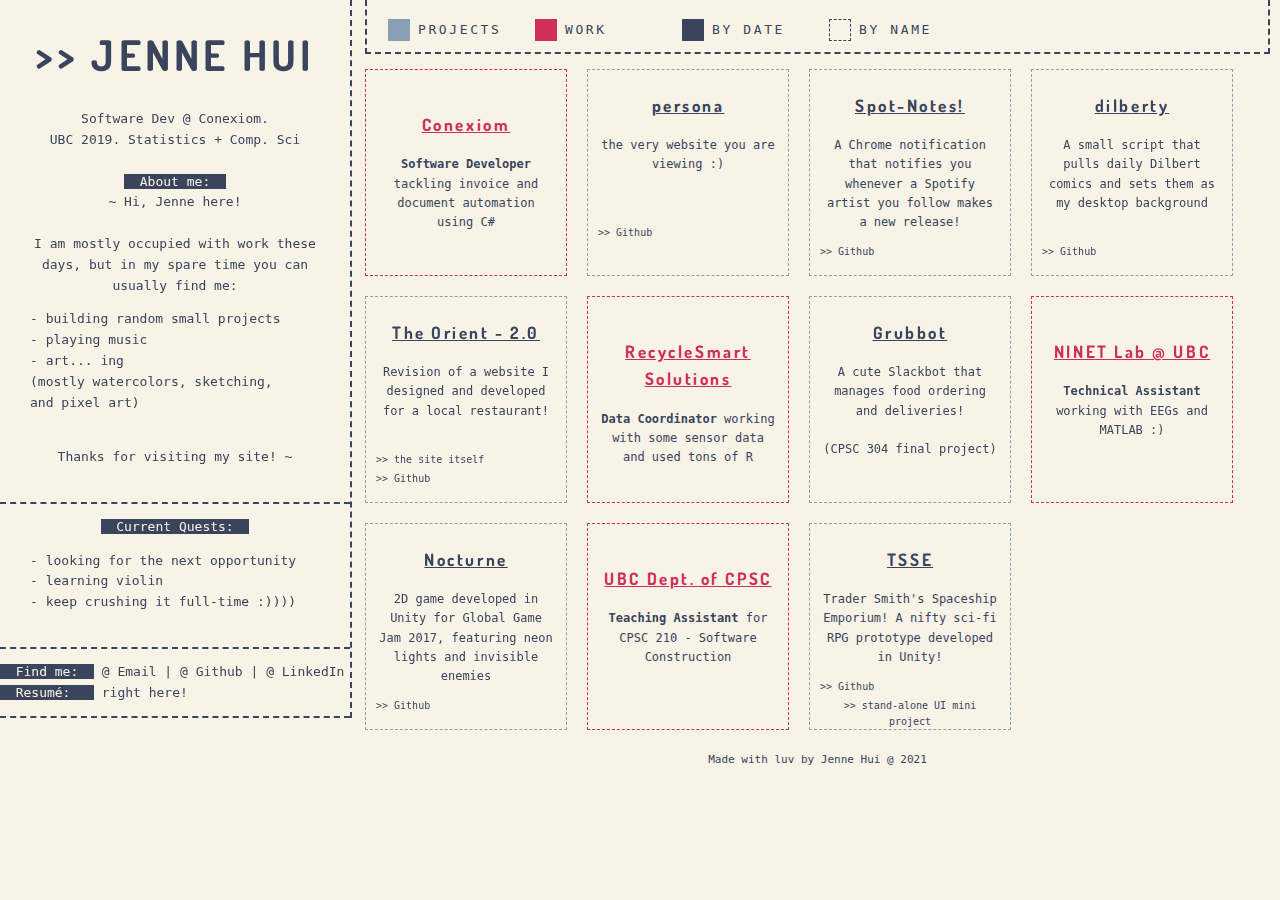
<file: index.html>
<!DOCTYPE html>
<head>
	<link rel="icon" href="icon.png">
	<title>// jenne hui //</title>
	<meta charset="UTF-8">
	<meta name="author" content="Jenne Hui">
	<meta name="viewport" content="width=device-width, initial-scale=1">

	<link href="styles.css" rel="stylesheet" >
	<link href="https://fonts.googleapis.com/css?family=Lato|Dosis|Cutive+Mono" 
	rel="stylesheet">

	<!-- Global site tag (gtag.js) - Google Analytics -->
	<script async src="https://www.googletagmanager.com/gtag/js?id=UA-135511801-1"></script>
	<script>
  		window.dataLayer = window.dataLayer || [];
  		function gtag(){dataLayer.push(arguments);}
  		gtag('js', new Date());
  		gtag('config', 'UA-135511801-1');
	</script>
	<script src="https://ajax.googleapis.com/ajax/libs/jquery/3.3.1/jquery.min.js"></script>
	<script src="libraries/isotope.pkgd.min.js"></script>
	<script src="scripts.js"></script>
	<script>
		function load_js()
		{
			var head = document.getElementsByTagName('head')[0];
			var script = document.createElement('script');
			script.src='scripts.js';
			head.appendChild(script);
		}
		load_js();
	</script>
</head>
<body>
<div id="stripe">
	<div class="stripe-box" id="intro">
		<h1>>> JENNE HUI</h1>
		<div class="text">
			<p>
				Software Dev @ Conexiom. <br>UBC 2019. Statistics + Comp. Sci<br><br>
				<span>&nbsp; About me: &nbsp;</span><br>
				~ Hi, Jenne here!<br><br>I am mostly occupied with work these days, but in my spare time you can usually find me:<br>
			</p>
			<p class="align-left">
				- building random small projects<br>
				- playing music<br>
				- art... ing<br>
				(mostly watercolors, sketching, <br> and pixel art)<br><br>
			</p>
			<p>
				Thanks for visiting my site! ~ <br><br>
			</p>
		</div>
	</div>

	<div class="stripe-box" id="quests">
		<div class="text">
			<p>
				<span>&nbsp; Current Quests: &nbsp;</span> <br>
				<p class="align-left">
					- looking for the next opportunity<br>
					- learning violin<br>
					- keep crushing it full-time :))))<br><br>
				</p>
			</p>
		</div>
	</div>

	<div class="stripe-box" id="contact">
		<div class="text">
			<p>
				<span>&nbsp; Find me: &nbsp;</span>
				<a href="mailto:jenne.hui@gmail.com">@ Email</a> |
				<a href="https://github.com/Castaire" target="_blank">@ Github</a> |
				<a href="https://linkedin.com/in/jenne-hui/" target="_blank">@ LinkedIn</a>
				<br>

				<span>&nbsp; Resumé: &nbsp;&nbsp;</span> <a href="https://drive.google.com/file/d/1birT4uW9m9jN87N-pHuIQYy2Gp3l7AxV/view?usp=sharing" target="_blank">right here!</a>
				<br>
			</p>
		</div>
	</div>
</div>

<div id="board">
	<div id="filterbar">
		<div class="customCheckBox">
			<input type="checkbox" id="showProjects">
			<label class="project" for="showProjects"></label>
			<p>PROJECTS</p>
		</div>

		<div class="customCheckBox">
			<input type="checkbox" id="showWork">
			<label class="work" for="showWork"></label>
			<p>WORK</p>
		</div>

		<div class="customCheckBox">
			<input type="checkbox" class="sort" id="byDate">
			<label class="sort" for="byDate"></label>
			<p>BY DATE</p>
		</div>

		<div class="customCheckBox">
			<input type="checkbox" class="sort" id="byName">
			<label class="sort" for="byName"></label>
			<p>BY NAME</p>
		</div>
	</div>

	<div id="grid">
		<div class="note-item work" date="2019-06-03">
			<div class="text">
				<br>
				<h3 class="redtitle">Conexiom</h3>
				<p><b>Software Developer</b> tackling invoice and document automation using C#</p>
			</div>
		</div>

		<div class="note-item project" date="2019-02-18">
			<div class="text">
				<h3>persona</h3>
				<p>the very website you are viewing :)</p> <br><br>

				<a class="finetext" href="https://github.com/Castaire/persona" target="_blank">
					>> Github
				</a>
			</div>
		</div>

		<div class="note-item project" date="2019-01-01">
			<div class="text">
				<h3>Spot-Notes!</h3>
				<p>A Chrome notification that notifies you whenever a Spotify artist you follow makes a new release!</p>
				
				<a class="finetext" href="https://github.com/Castaire/spot_notes" target="_blank">
					>> Github
				</a>
			</div>
		</div>

		<div class="note-item project" date="2017-01-15">
			<div class="text">
				<h3>Nocturne</h3>
				<p>2D game developed in Unity for Global Game Jam 2017, featuring neon lights and invisible enemies</p>
				
				<a class="finetext" href="https://github.com/weedle/Nocturne-GGJ2017" target="_blank">
					>> Github
				</a>
			</div>
		</div>

		<div class="note-item project" date="2018-10-28">
			<div class="text">
				<h3>dilberty</h3>
				<p>A small script that pulls daily Dilbert comics and sets them as my desktop background</p>
				<br>

				<a class="finetext" href="https://github.com/Castaire/dilberty" target="_blank">
					>> Github
				</a>
			</div>
		</div>

		<div class="note-item work" date="2018-05-01">
			<div class="text">
				<br>
				<h3 class="redtitle">RecycleSmart Solutions</h3>
				<p> <b>Data Coordinator</b> working with some sensor data and used tons of R</p>
			</div>
		</div>

		<div class="note-item project" date="2018-05-01">
			<div class="text">
				<h3>The Orient - 2.0</h3>
				<p>Revision of a website I designed and developed for a local restaurant!</p>
				<br>

				<a class="finetext" href="https://theorientkelowna.com" target="_blank">
					>> the site itself
				</a>
				<br>
				<a class="finetext" href="https://github.com/Castaire/theOrientKelowna--2.0" target="_blank">
					>> Github
				</a>
			</div>
		</div>
		
		<div class="note-item project" date="2017-11-01">
			<div class="text">
				<h3>Grubbot</h3>
				<p>A cute Slackbot that manages food ordering and deliveries! <br><br>(CPSC 304 final project)
				</p>
				<br>
			</div>
		</div>

		<div class="note-item work" date="2017-05-01">
			<div class="text">
				<br>
				<h3 class="redtitle">NINET Lab @ UBC</h3>
				<p> <b>Technical Assistant</b> working with EEGs and MATLAB :) </p>
				<br>
			</div>
		</div>

		<div class="note-item work" date="2017-01-01">
			<div class="text">
				<br>
				<h3 class="redtitle">UBC Dept. of CPSC </h3>
				<p> <b>Teaching Assistant</b> for CPSC 210 - Software Construction </p>
				<br>
			</div>
		</div>

		<div class="note-item project" date="2016-11-28">
			<div class="text">
				<h3>TSSE</h3>
				<p>Trader Smith's Spaceship Emporium! A nifty sci-fi RPG prototype developed in Unity!</p>

				<a class="finetext" href="https://github.com/weedle/TSSE2016" target="_blank">
					>> Github
				</a>
				<br>
				<a class="finetext" href="https://github.com/Castaire/TSSE2016---Personal-Menus" target="_blank">
					>> stand-alone UI mini project
				</a>
			</div>
		</div>
	</div>

	<div id="footer" class="text">
		<p style="font-size: 11px;">
			Made with luv by Jenne Hui @ 2021
		</p>
	</div>
</div>
</body>
</file>
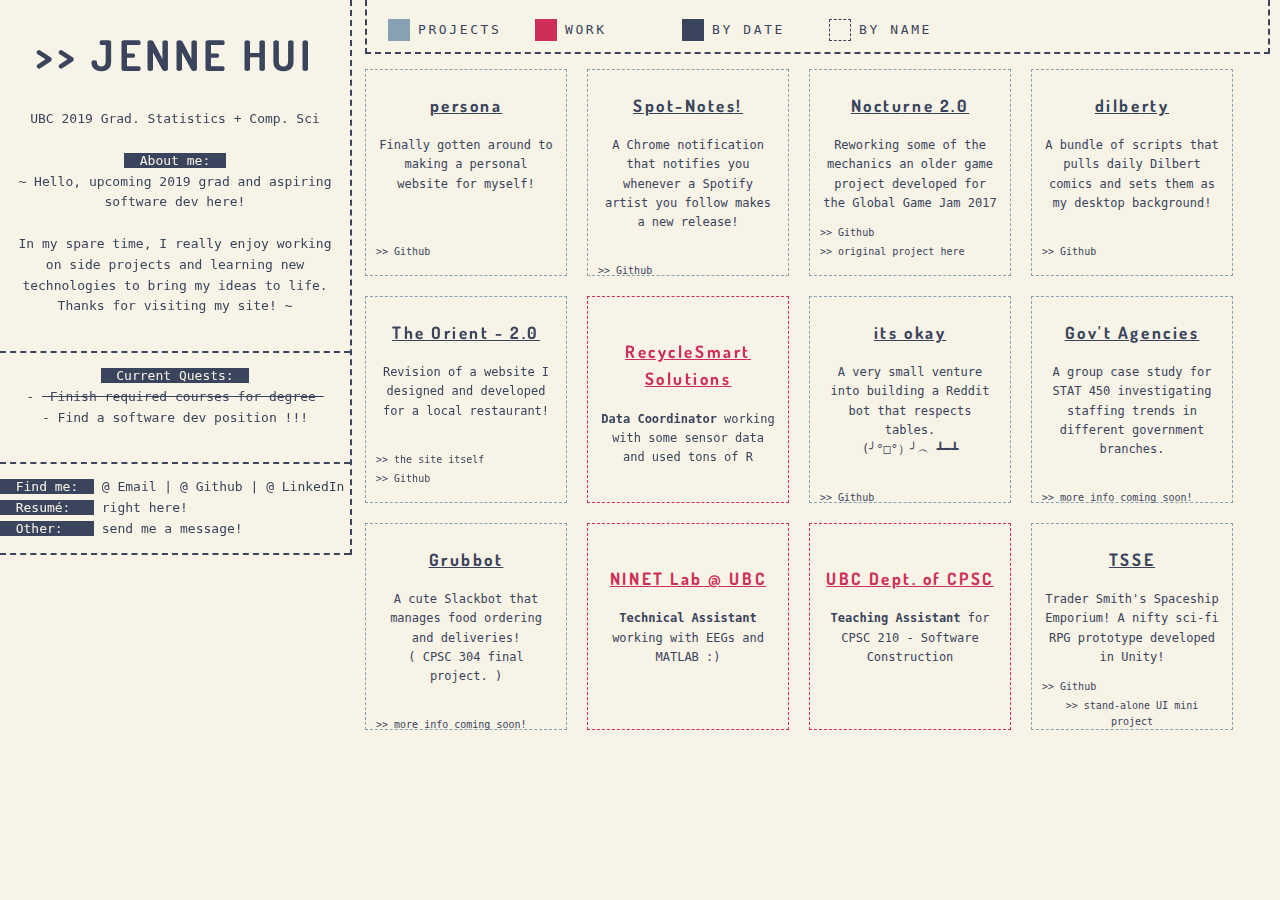
<file: persona.html>
<!DOCTYPE html>
<head>
	<link href="styles.css" rel="stylesheet" >
	<link href="https://fonts.googleapis.com/css?family=Lato|Dosis|Cutive+Mono" 
	rel="stylesheet">

	<script src="https://ajax.googleapis.com/ajax/libs/jquery/3.3.1/jquery.min.js"></script>
	<script src="libraries/isotope.pkgd.min.js"></script>
	<script src="scripts.js"></script>
</head>
<body>
<div id="stripe">
	<div class="stripe-box" id="intro">
		<h1>>> JENNE HUI</h1>
		<div class="text">
			<p>
				UBC 2019 Grad. Statistics + Comp. Sci <br><br>
				<span>&nbsp; About me: &nbsp;</span> <br>
				~ Hello, upcoming 2019 grad and aspiring software dev here! <br><br>In my spare time, I really enjoy working on side projects and learning new technologies to bring my ideas to life. 
				Thanks for visiting my site! ~ <br><br>
			</p>
		</div>
	</div>

	<div class="stripe-box" id="quests">
		<div class="text">
			<p>
				<span>&nbsp; Current Quests: &nbsp;</span> <br>
				- <s>&nbsp;Finish required courses for degree&nbsp;</s> <br>
				- Find a software dev position !!!
				<br><br>
			</p>
		</div>
	</div>

	<div class="stripe-box" id="contact">
		<div class="text">
			<p>
				<span>&nbsp; Find me: &nbsp;</span>
				<a href="mailto:jenne.hui@gmail.com">@ Email</a> |
				<a href="https://github.com/Castaire" target="_blank">@ Github</a> |
				<a href="https://linkedin.com/in/jenne-hui/" target="_blank">@ LinkedIn</a>
				<br>

				<span>&nbsp; Resumé: &nbsp;&nbsp;</span> <a href="https://drive.google.com/file/d/1OTZCa7tGl9rT26mcyi7J8VdQbtXK95wk/view?usp=sharing" target="_blank">right here!</a>
				<br>

				<span>&nbsp; Other: &nbsp;&nbsp;&nbsp;</span> 
				<a href="https://jenne538693.typeform.com/to/XH0h9Q" target="_blank">send me a message!</a>
				<br>
			</p>
		</div>
	</div>
</div>

	<!------------------------------------------------------------------------>

<div id="board">
	<div id="filterbar">
		<div class="customCheckBox">
			<input type="checkbox" id="showProjects">
			<label class="project" for="showProjects"></label>
			<p>PROJECTS</p>
		</div>

		<div class="customCheckBox">
			<input type="checkbox" id="showWork">
			<label class="work" for="showWork"></label>
			<p>WORK</p>
		</div>

		<div class="customCheckBox">
			<input type="checkbox" class="sort" id="byDate">
			<label class="sort" for="byDate"></label>
			<p>BY DATE</p>
		</div>

		<div class="customCheckBox">
			<input type="checkbox" class="sort" id="byName">
			<label class="sort" for="byName"></label>
			<p>BY NAME</p>
		</div>
	</div>

	<div id="grid">
		<div class="note-item project" date="2019-02-18">
			<div class="text">
				<h3>persona</h3>
				<p>Finally gotten around to making a personal website for myself!</p> <br><br>

				<a class="finetext" href="https://github.com/Castaire/persona" target="_blank">
					>> Github
				</a>
			</div>
		</div>

		<div class="note-item project" date="2019-01-01">
			<div class="text">
				<h3>Spot-Notes!</h3>
				<p>A Chrome notification that notifies you whenever a Spotify artist you follow makes a new release!</p>
				<br>

				<a class="finetext" href="https://github.com/Castaire/spot_notes" target="_blank">
					>> Github
				</a>
			</div>
		</div>

		<div class="note-item project" date="2018-12-30">
			<div class="text">
				<h3>Nocturne 2.0</h3>
				<p>Reworking some of the mechanics an older game project developed for the Global Game Jam 2017</p>

				<a class="finetext" href="https://github.com/Castaire/Simple-Random-Map-Generator" target="_blank">
					>> Github
				</a>
				<br>
				<a class="finetext" href="https://github.com/weedle/Nocturne-GGJ2017" target="_blank">
					>> original project here
				</a>
			</div>
		</div>

		<div class="note-item project" date="2018-10-28">
			<div class="text">
				<h3>dilberty</h3>
				<p>A bundle of scripts that pulls daily Dilbert comics and sets them as my desktop background!</p>
				<br>

				<a class="finetext" href="https://github.com/Castaire/dilberty" target="_blank">
					>> Github
				</a>
			</div>
		</div>

		<div class="note-item work" date="2018-05-01">
			<div class="text">
				<br>
				<h3 class="redtitle">RecycleSmart Solutions</h3>
				<p> <b>Data Coordinator</b> working with some sensor data and used tons of R</p>
			</div>
		</div>

		<div class="note-item project" date="2018-05-01">
			<div class="text">
				<h3>The Orient - 2.0</h3>
				<p>Revision of a website I designed and developed for a local restaurant!</p>
				<br>

				<a class="finetext" href="https://theorientkelowna.com" target="_blank">
					>> the site itself
				</a>
				<br>
				<a class="finetext" href="https://github.com/Castaire/theOrientKelowna--2.0" target="_blank">
					>> Github
				</a>
			</div>
		</div>

		<div class="note-item project" date="2018-02-18">
			<div class="text">
				<h3>its okay</h3>
				<p>A very small venture into building a Reddit bot that respects tables.<br>
					(╯°□°）╯︵ ┻━┻
				</p>
				<br>

				<a class="finetext" href="https://github.com/Castaire/itsokay" target="_blank">
					>> Github
				</a>
			</div>
		</div>

		<div class="note-item project" date="2018-02-01">
			<div class="text">
				<h3>Gov't Agencies</h3>
				<p>A group case study for STAT 450 investigating staffing trends in different government branches.
				</p>
				<br>

				<a class="finetext">
					>> more info coming soon!
				</a>
			</div>
		</div>
		
		<div class="note-item project" date="2017-11-01">
			<div class="text">
				<h3>Grubbot</h3>
				<p>A cute Slackbot that manages food ordering and deliveries! <br> ( CPSC 304 final project. )
				</p>
				<br>

				<a class="finetext">
					>> more info coming soon!
				</a>
			</div>
		</div>

		<div class="note-item work" date="2017-05-01">
			<div class="text">
				<br>
				<h3 class="redtitle">NINET Lab @ UBC</h3>
				<p> <b>Technical Assistant</b> working with EEGs and MATLAB :) </p>
				<br>
			</div>
		</div>

		<div class="note-item work" date="2017-01-01">
			<div class="text">
				<br>
				<h3 class="redtitle">UBC Dept. of CPSC </h3>
				<p> <b>Teaching Assistant</b> for CPSC 210 - Software Construction </p>
				<br>
			</div>
		</div>

		<div class="note-item project" date="2016-11-28">
			<div class="text">
				<h3>TSSE</h3>
				<p>Trader Smith's Spaceship Emporium! A nifty sci-fi RPG prototype developed in Unity!</p>

				<a class="finetext" href="https://github.com/weedle/TSSE2016" target="_blank">
					>> Github
				</a>
				<br>
				<a class="finetext" href="https://github.com/Castaire/TSSE2016---Personal-Menus" target="_blank">
					>> stand-alone UI mini project
				</a>
			</div>
		</div>

	</div>
</div>
</body>
</file>
<file: styles.css>
body {
	margin: 0px;
	background-color: #F7F3E6; 	/* linen-white */
	color: #3A445D;				/*charcoal-black*/
}

/*****************************************************************************/
/*SIDE-BAR related*/

#stripe {
	width: 350px;
	position: fixed;
	float: left;
	display: flex;
	flex-direction: column;
	justify-content: space-around;
	border-right: 2px dashed #3A445D; 			/*charcoal-black*/
}

.stripe-box {
	height: 100%;
	border-bottom: 2px dashed #3a445d;			/*charcoal-black*/
}

/* workaround for IE, since default font sizes are different ...*/
.stripe-box p {
	font-size: 13px;
}

h1 {
	color: #3a445d;
	text-align: center;
	font-size: 42px;
	font-family: 'Dosis', monospace;
	letter-spacing: 0.1em;
}

span {
	background-color: #3a445d; 		/*charcoal-black*/
	color: #F7F3E6;					/*linen-white*/
}

.text {
	font-family: monospace;
	text-align: center;
	line-height: 1.6;
}

::selection {
	color: #F7F3E6;					/*linen-white*/
	background-color: #3a445d; 		/*charcoal*/
}

::-moz-selection {
	color: #F7F3E6; 				/*linen-white*/
	background-color: #3a445d; 		/*charcoal*/
}

#intro .text, #quests .text {
	padding: 0px 15px;
}

.stripe-box .align-left {
	text-align: left;
	margin-left: 15px;
}

#contact .text {
	text-align: left;
}

a {
	color: #3A445D;
	text-decoration: none;
	cursor: pointer;
}

a:visited {
	color: #3A445D;
}

a:hover {
	color: #87a0b2; 			/*whale-blue*/
	text-decoration: underline;
}

/*****************************************************************************/
/*FILTER-BAR related*/

#board {
	float: right;
	width: calc(100% - 355px);
	max-width: 2000px;
}

#filterbar {
	display:flex;
	flex-wrap: wrap;
	margin: 0px 10px;
	margin-top: 0px;
	border: 2px dashed #3a445d;
	border-top: none;
	background-color: #F7F3E6; 		/* linen-white */
	z-index: 1000;
	max-width: 100%;
}

#filterbar p {
	display: inline;
	margin-left: 15px;
	font-family: monospace;
	letter-spacing: 0.2em;
	font-size: 13px; 		/*to override default font-size in IE :( */
}

/* hide default 'checkbox' styling */
input[type=checkbox] {
	visibility: hidden;
}

.customCheckBox {
	display: flex;
	align-items: center;
	flex-grow: 1;
	position: relative;
	top: 13.5px;
	height: 30px;
	margin: 0px 0px 20px 15px;
	max-width: 130px;

	/* ensure flex item retain max-width and flex properties !!!*/
	border: 1px solid transparent;
}

/* custom box for the chceckbox XD XD XD*/
.customCheckBox label {
	position: absolute;
	left: 5px;
	width: 20px;
	height: 20px;
	cursor: pointer;
	border-width: 1px;
	border-style: dashed;
}



/*****************************************************************************/
/*GRID related*/

#grid {
	margin-top: 5px;
}

.note-item {
	position: relative;
	float: left;
	width: 200px; 
	height: 205px;
	margin: 10px;
	border-width: 1px;
	border-style: dashed;
}

.work { 	/* one of the (2) types of board notes */
	border-color: #CE2F59; 		/*brick-red*/
}

.redtitle {			/*make item title red */
	color: #CE2F59;
}

.project { 	/* one of the (2) types of board notes */
	border-color: #87A0B2;		/*whale-blue*/
}

.filter {
	border-color: #053B91; 		/*airforce-blue*/
}

.note-item .text {
	font-size: 12px;
	padding: 5px 10px;
}

.note-item h3 {
	font-size: 17px;
	font-family: 'Dosis';
	letter-spacing: 0.15em;
	text-decoration: underline;
}

.note-item .finetext {
	float: left;
	font-size: 10px;
}

/*****************************************************************************/
/* FOOTER related*/

#footer {
	font-size: 10px;
	text-align: center;
}

/*****************************************************************************/
/* SCREEN-SIZE ADJUSTMENTS */

/**
 * 	USAGE: 	prevent grid from displaying 1 item per row
 * 			-> instead, display hamburger formatting
 */
@media (max-width:815px){

	#stripe {
		float: none;
		position: relative;
		width: auto;
		margin: 20px 45px;
		border-left: 2px dashed #3A445D;
	}

	.stripe-box {
		border-top: 2px dashed #3A445D;
		border-bottom: none;
		padding: 0px 20px;
	}

	#contact {
		text-align: center;
		border-bottom: 2px dashed #3A445D;
	}

	#contact .text {
		margin-left: 5px;
	}

	#contact .text p span {
		line-height: 2.5;
	}

	#board {
		float: none;
		position: relative;
		width: auto;
		margin: 10px 45px;
	}

	#filterbar {
		width: auto;
		border-top: 2px dashed #3A445D;
	}
}

/** 
 * 	USAGE: 	set tiles to full width, so the grid
 * 			doesn't look so weird XD
 */
@media (max-width:680px){
	#grid {
		width: 100%;
		margin-bottom: 45px;
	}
	.note-item {
		width: 95%;
		height: 170px;
	}
}

/**
 * 	USAGE: mobile revamp :)
 * 			-> decrease overall font-size by 2 px.
 */
@media (max-width:510px){
	#stripe {
		margin: 30px 20px 15px 20px;
	}

	h1 {
		font-size: 30px;
	}

	.stripe-box .text p {
		font-size: 11px;
	}

	#contact .text {
		margin-left: 0px;
	}

	#board {
		margin: 0px 20px 25px 20px;
	}

	#filterbar p {
		font-size: 11px;
	}

	#grid {
		margin-top: 15px;
		margin-bottom: 20px;
	}

	.note-item {
		width: 100%;
		margin: 0px;
		margin-bottom: 15px;
	}

	.note-item .text h3 {
		font-size: 16.72px;
	}

	.note-item .text p {
		font-size: 11px;
	}

	#footer {
		font-size: 11px;
	}

}
</file>
